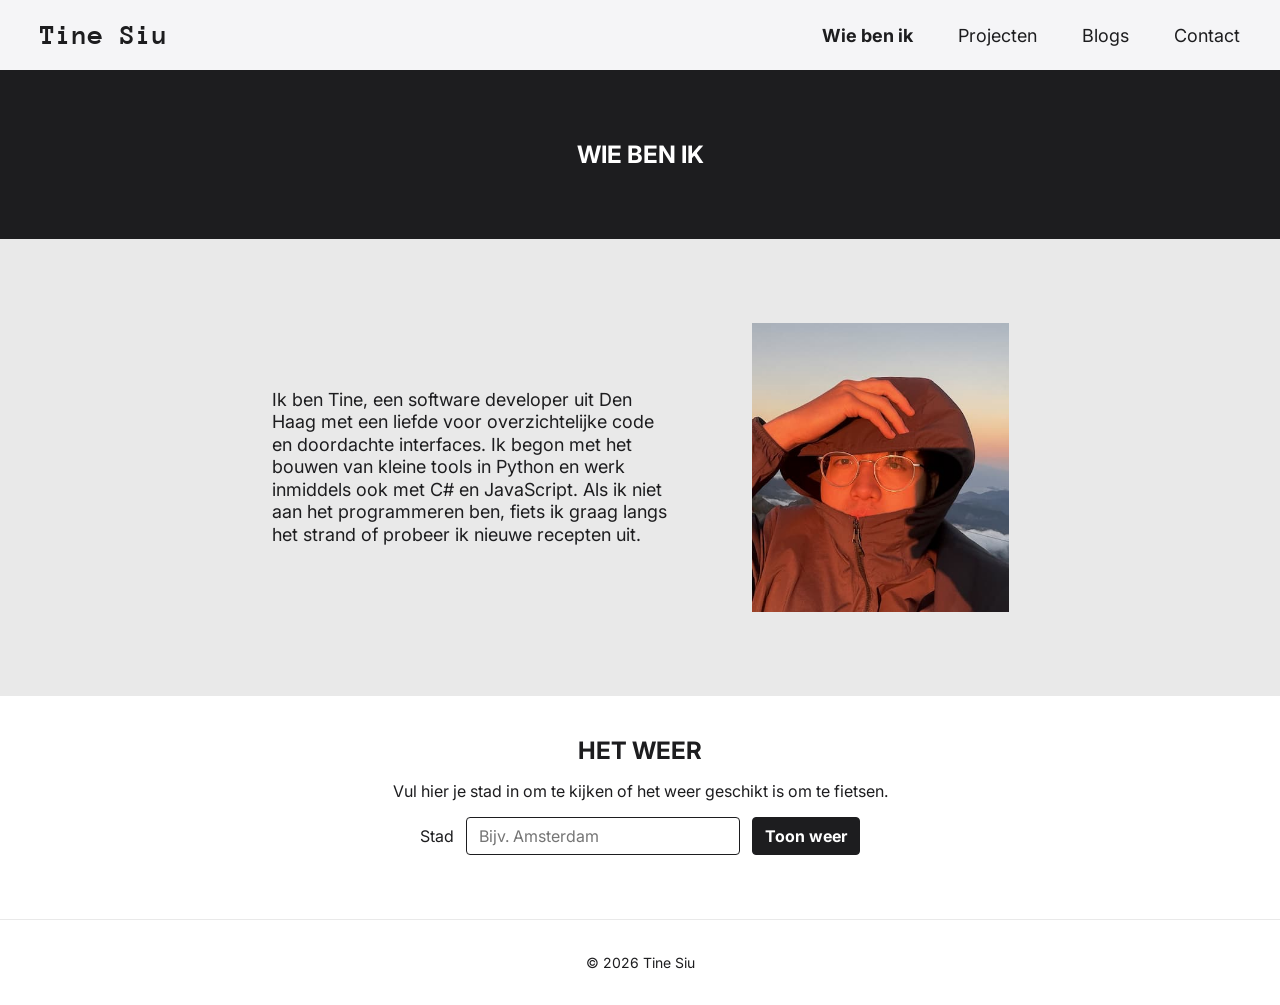
<file: index.html>
<!doctype html>
<html lang="nl">
  <head>
    <meta charset="UTF-8" />
    <meta name="viewport" content="width=device-width, initial-scale=1" />
    <title>Tine Siu | Wie ben ik</title>

    <link rel="preconnect" href="https://fonts.googleapis.com" />
    <link
      href="https://fonts.googleapis.com/css2?family=Anonymous+Pro:wght@700&family=Inter:wght@400;700&display=swap"
      rel="stylesheet"
    />
    <link rel="stylesheet" href="css/style.css" />
    <link rel="stylesheet" href="css/over-mij.css" />
    <link rel="stylesheet" href="css/weer.css" />
    <script src="js/weer.js" defer></script>
    <link rel="icon" href="assets/favicon.svg" type="image/svg+xml" />
  </head>

  <body>
    <header>
      <a href="index.html" class="logo">Tine Siu</a>

      <nav class="nav-bar" aria-label="Hoofdmenu">
        <ul>
          <li><a href="index.html" aria-current="page">Wie ben ik</a></li>
          <li><a href="projecten.html">Projecten</a></li>
          <li><a href="blogs.html">Blogs</a></li>
          <li><a href="contact.html">Contact</a></li>
        </ul>
      </nav>
    </header>

    <main>
      <section class="hero">
        <h1>Wie ben ik</h1>
      </section>
      <section class="about" aria-label="Over mij">
        <div class="container about__inner">
          <p class="about__text">
            Ik ben Tine, een software developer uit Den Haag met een liefde voor
            overzichtelijke code en doordachte interfaces. Ik begon met het
            bouwen van kleine tools in Python en werk inmiddels ook met C# en
            JavaScript. Als ik niet aan het programmeren ben, fiets ik graag
            langs het strand of probeer ik nieuwe recepten uit.
          </p>

          <img
            class="about__photo"
            src="assets/profielfoto.jpg"
            alt="Foto van Tine Siu"
            width="257"
            height="289"
          />
        </div>
      </section>

      <section class="section weer" aria-labelledby="weer-titel">
        <div class="container">
          <h2 id="weer-titel">Het weer</h2>
          <p class="weer__text">
            Vul hier je stad in om te kijken of het weer geschikt is om te
            fietsen.
          </p>
          <form class="weer__zoek" id="weer-formulier">
            <label for="stad">Stad</label>
            <input
              type="text"
              id="stad"
              name="stad"
              placeholder="Bijv. Amsterdam"
              autocomplete="address-level2"
              aria-describedby="stad-fout"
            />
            <button type="submit">Toon weer</button>
          </form>
          <p class="foutmelding" id="stad-fout"></p>
          <p id="weer-status" role="status"></p>
          <div class="weer__info" id="weer-info"></div>
        </div>
      </section>
    </main>

    <footer>
      <p>© 2026 Tine Siu</p>
    </footer>
  </body>
</html>
</file>
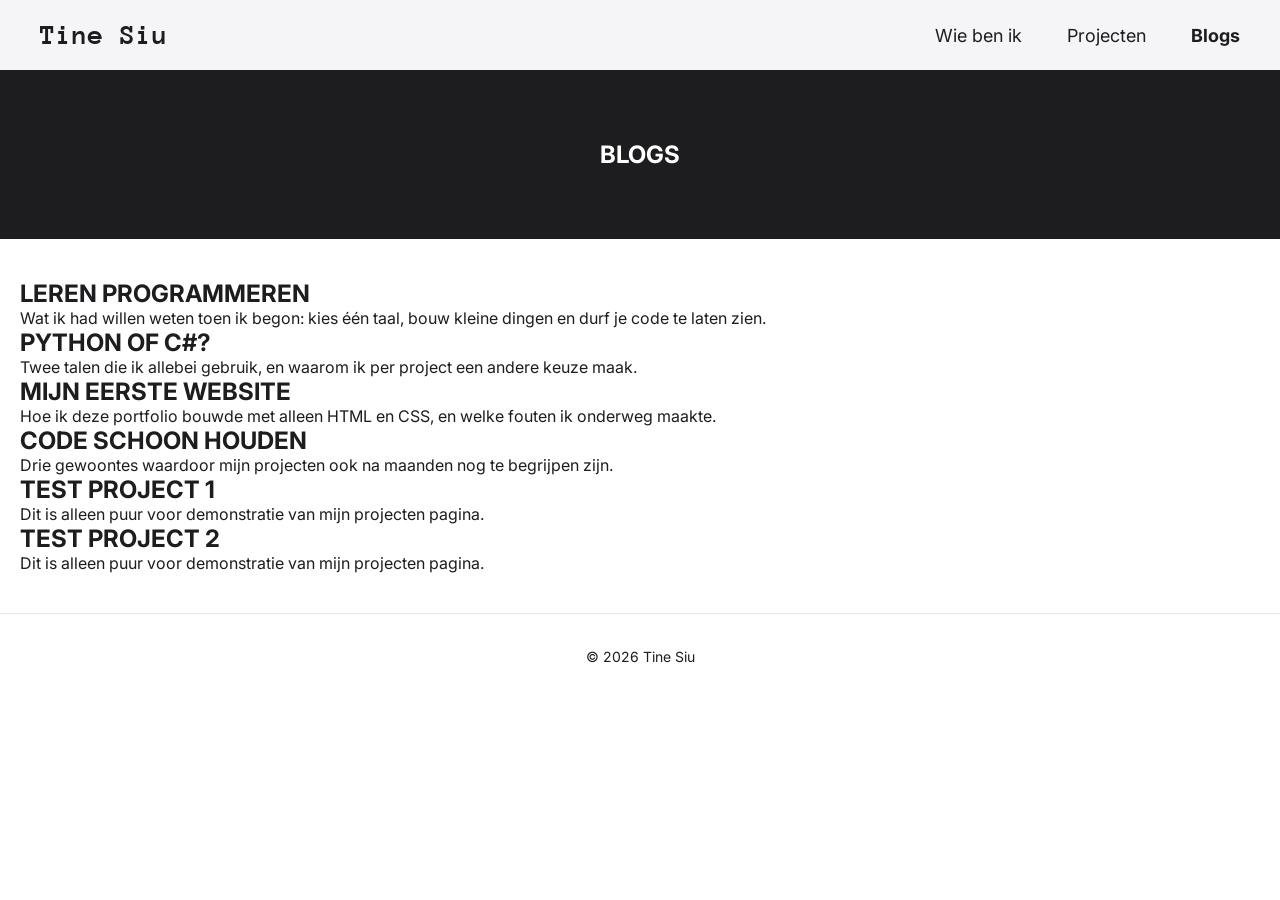
<file: blogs.html>
<!doctype html>
<html lang="nl">
  <head>
    <meta charset="UTF-8" />
    <meta name="viewport" content="width=device-width, initial-scale=1" />
    <title>Tine Siu | Blogs</title>

    <link rel="preconnect" href="https://fonts.googleapis.com" />
    <link
      href="https://fonts.googleapis.com/css2?family=Anonymous+Pro:wght@700&family=Inter:wght@400;700&display=swap"
      rel="stylesheet"
    />
    <link rel="stylesheet" href="css/style.css" />
  </head>
  <body>
    <header>
      <a href="index.html" class="logo">Tine Siu</a>

      <nav class="nav-bar" aria-label="Hoofdmenu">
        <ul>
          <li><a href="index.html">Wie ben ik</a></li>
          <li><a href="projecten.html">Projecten</a></li>
          <li><a href="blogs.html" aria-current="page">Blogs</a></li>
        </ul>
      </nav>
    </header>

    <main>
      <section class="hero">
        <h1>Blogs</h1>
      </section>

      <section class="section section--gray" aria-label="Blogoverzicht">
        <div class="container card-grid">
          <article class="card">
            <h2>Leren programmeren</h2>
            <p>
              Wat ik had willen weten toen ik begon: kies één taal, bouw kleine
              dingen en durf je code te laten zien.
            </p>
          </article>

          <article class="card card--dark">
            <h2>Python of C#?</h2>
            <p>
              Twee talen die ik allebei gebruik, en waarom ik per project een
              andere keuze maak.
            </p>
          </article>

          <article class="card card--dark">
            <h2>Mijn eerste website</h2>
            <p>
              Hoe ik deze portfolio bouwde met alleen HTML en CSS, en welke
              fouten ik onderweg maakte.
            </p>
          </article>

          <article class="card card--white">
            <h2>Code schoon houden</h2>
            <p>
              Drie gewoontes waardoor mijn projecten ook na maanden nog te
              begrijpen zijn.
            </p>
          </article>

          <article class="card card--white">
            <h2>Test Project 1</h2>
            <p>
              Dit is alleen puur voor demonstratie van mijn projecten pagina.
            </p>
          </article>

          <article class="card card--dark">
            <h2>Test Project 2</h2>
            <p>
              Dit is alleen puur voor demonstratie van mijn projecten pagina.
            </p>
          </article>
        </div>
      </section>
    </main>

    <footer>
      <p>© 2026 Tine Siu</p>
    </footer>
  </body>
</html>
</file>
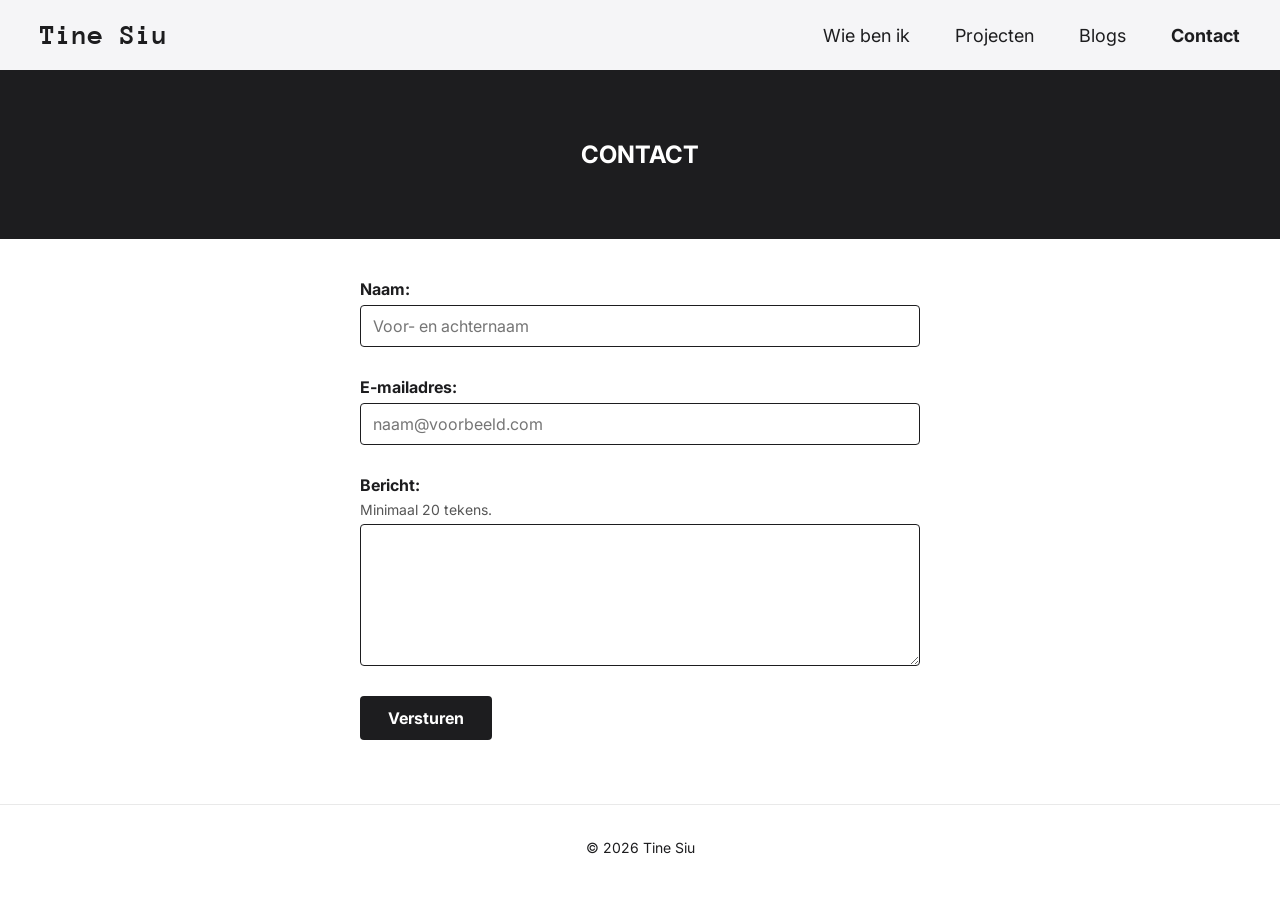
<file: contact.html>
<!doctype html>
<html lang="nl">
  <head>
    <meta charset="UTF-8" />
    <meta name="viewport" content="width=device-width, initial-scale=1" />
    <title>Tine Siu | Contact</title>

    <link rel="preconnect" href="https://fonts.googleapis.com" />
    <link
      href="https://fonts.googleapis.com/css2?family=Anonymous+Pro:wght@700&family=Inter:wght@400;700&display=swap"
      rel="stylesheet"
    />
    <link rel="stylesheet" href="css/style.css" />
    <link rel="stylesheet" href="css/contact.css" />
    <link rel="icon" href="assets/favicon.svg" type="image/svg+xml" />
    <script src="js/contact.js" defer></script>
  </head>

  <body>
    <header>
      <a href="index.html" class="logo">Tine Siu</a>

      <nav class="nav-bar" aria-label="Hoofdmenu">
        <ul>
          <li><a href="index.html">Wie ben ik</a></li>
          <li><a href="projecten.html">Projecten</a></li>
          <li><a href="blogs.html">Blogs</a></li>
          <li><a href="contact.html" aria-current="page">Contact</a></li>
        </ul>
      </nav>
    </header>

    <main>
      <section class="hero">
        <h1>Contact</h1>
      </section>

      <section class="section" aria-label="Contactformulier">
        <form class="container formulier" id="contactformulier" novalidate>
          <div class="veld">
            <label for="naam">Naam: </label>
            <input
              type="text"
              id="naam"
              name="naam"
              autocomplete="name"
              placeholder="Voor- en achternaam"
              required
              aria-describedby="naam-fout"
            />
            <p class="foutmelding" id="naam-fout"></p>
          </div>

          <div class="veld">
            <label for="email">E-mailadres: </label>
            <input
              type="email"
              id="email"
              name="email"
              autocomplete="email"
              placeholder="naam@voorbeeld.com"
              required
              aria-describedby="email-fout"
            />
            <p class="foutmelding" id="email-fout"></p>
          </div>

          <div class="veld">
            <label for="bericht">Bericht: </label>
            <p class="hint" id="bericht-hint">Minimaal 20 tekens.</p>
            <textarea
              id="bericht"
              name="bericht"
              rows="6"
              required
              aria-describedby="bericht-hint bericht-fout"
            ></textarea>
            <p class="foutmelding" id="bericht-fout"></p>
          </div>

          <button type="submit">Versturen</button>

          <p class="bevestiging" id="bevestiging" role="status"></p>
        </form>
      </section>
    </main>

    <footer>
      <p>© 2026 Tine Siu</p>
    </footer>
  </body>
</html>
</file>
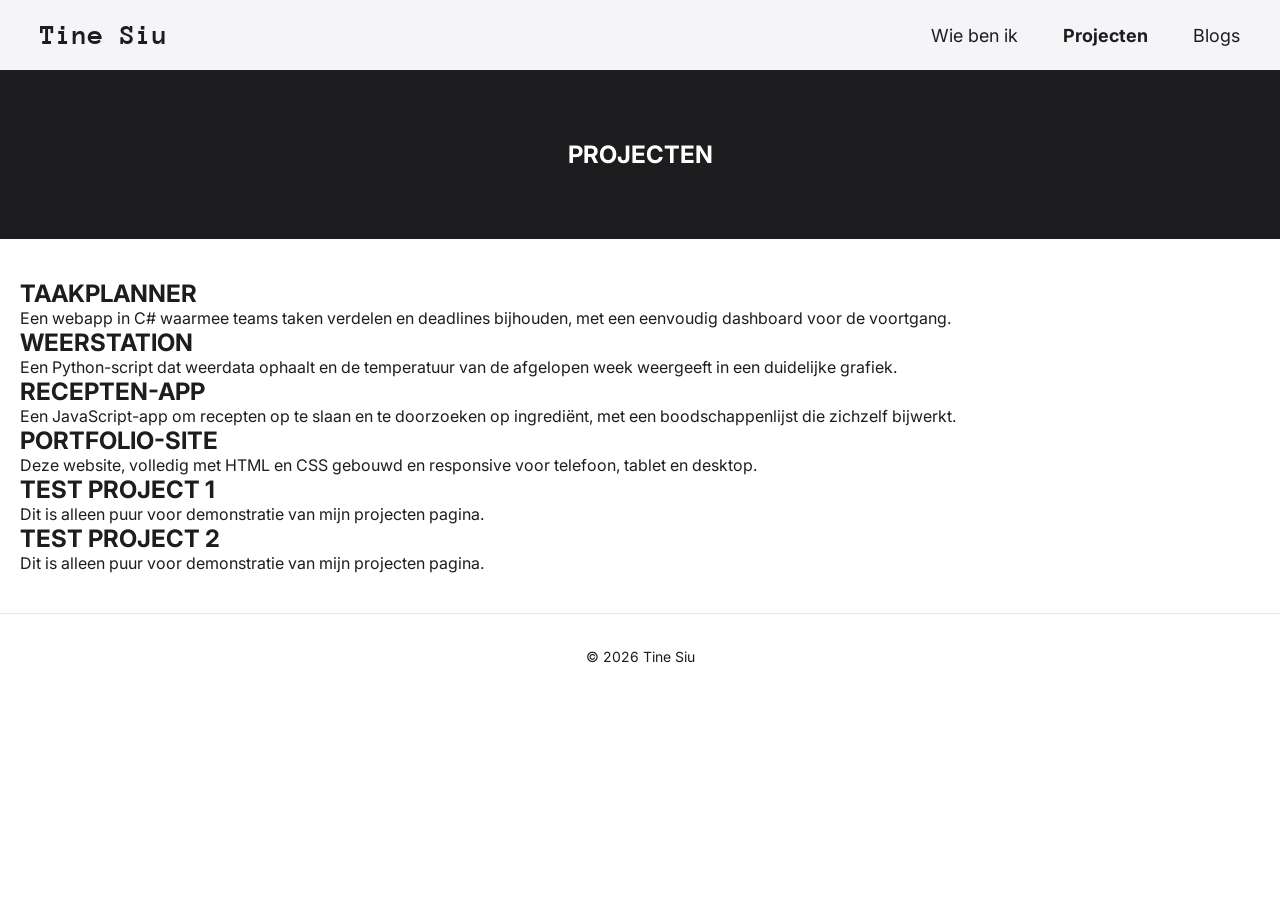
<file: projecten.html>
<!doctype html>
<html lang="nl">
  <head>
    <meta charset="UTF-8" />
    <meta name="viewport" content="width=device-width, initial-scale=1" />
    <title>Tine Siu | Projecten</title>

    <link rel="preconnect" href="https://fonts.googleapis.com" />
    <link
      href="https://fonts.googleapis.com/css2?family=Anonymous+Pro:wght@700&family=Inter:wght@400;700&display=swap"
      rel="stylesheet"
    />
    <link rel="stylesheet" href="css/style.css" />
  </head>
  <body>
    <header>
      <a href="index.html" class="logo">Tine Siu</a>

      <nav class="nav-bar" aria-label="Hoofdmenu">
        <ul>
          <li><a href="index.html">Wie ben ik</a></li>
          <li><a href="projecten.html" aria-current="page">Projecten</a></li>
          <li><a href="blogs.html">Blogs</a></li>
        </ul>
      </nav>
    </header>

    <main>
      <section class="hero hero--dark">
        <h1>Projecten</h1>
      </section>

      <section class="section" aria-label="Projectenoverzicht">
        <div class="container card-grid">
          <article class="card">
            <h2>Taakplanner</h2>
            <p>
              Een webapp in C# waarmee teams taken verdelen en deadlines
              bijhouden, met een eenvoudig dashboard voor de voortgang.
            </p>
          </article>

          <article class="card">
            <h2>Weerstation</h2>
            <p>
              Een Python-script dat weerdata ophaalt en de temperatuur van de
              afgelopen week weergeeft in een duidelijke grafiek.
            </p>
          </article>

          <article class="card">
            <h2>Recepten-app</h2>
            <p>
              Een JavaScript-app om recepten op te slaan en te doorzoeken op
              ingrediënt, met een boodschappenlijst die zichzelf bijwerkt.
            </p>
          </article>

          <article class="card">
            <h2>Portfolio-site</h2>
            <p>
              Deze website, volledig met HTML en CSS gebouwd en responsive voor
              telefoon, tablet en desktop.
            </p>
          </article>

          <article class="card">
            <h2>Test Project 1</h2>
            <p>
              Dit is alleen puur voor demonstratie van mijn projecten pagina.
            </p>
          </article>

          <article class="card">
            <h2>Test Project 2</h2>
            <p>
              Dit is alleen puur voor demonstratie van mijn projecten pagina.
            </p>
          </article>
        </div>
      </section>
    </main>

    <footer>
      <p>© 2026 Tine Siu</p>
    </footer>
  </body>
</html>
</file>
<file: css/style.css>
:root {
  --font-body: "Inter", -apple-system, "Segoe UI", Roboto, sans-serif;
  --color-white: #ffffff;
  --color-light-gray: #f5f5f7;
  --color-gray: #e9e9e9;
  --color-muted: #555555;
  --color-dark: #1d1d1f;
  --color-error: #b00020;
}


* {
  box-sizing: border-box;
}

body {
  margin: 0;
  font-family: var(--font-body);
  color: var(--color-dark);
}

h1,
h2 {
  margin: 0;
  font-size: 1.5rem;
  text-transform: uppercase;
}

p {
  margin: 0;
}

a {
  color: inherit;
  text-decoration: none;
}

a:hover,
a:focus-visible {
  text-decoration: underline;
}

:focus-visible {
  outline: 2px solid var(--color-dark);
  outline-offset: 2px;
}

.container {
  max-width: 1400px;
  margin-inline: auto;
  padding-inline: 20px;
}

.section {
  padding-block: 40px;
}

.foutmelding {
  font-size: 0.875rem;
  color: var(--color-error);
}

header {
  display: flex;
  justify-content: space-between;
  align-items: center;
  padding: 20px 40px;
  background-color: var(--color-light-gray);
}

.logo {
  font-family: "Anonymous Pro", ui-monospace, Menlo, monospace;
  font-weight: 700;
  font-size: 1.8rem;
}

.nav-bar {
  font-size: 1.125rem;
}

.nav-bar ul {
  display: flex;
  gap: 45px;
  margin: 0;
  padding: 0;
  list-style: none;
}

.nav-bar a[aria-current="page"] {
  font-weight: 700;
}

.hero {
  padding-block: 70px;
  text-align: center;
  background-color: var(--color-dark);
  color: var(--color-white);
}

body > footer {
  padding: 34px 20px;
  border-top: 1px solid var(--color-gray);
  text-align: center;
  font-size: 0.875rem;
}

/* Mobiel */

@media (max-width: 768px) {
  header {
    flex-direction: column;
    gap: 12px;
    padding: 16px 20px;
  }

  .logo {
    font-size: 1.4rem;
  }

  .nav-bar {
    font-size: 1rem;
  }

  .nav-bar ul {
    flex-wrap: wrap;
    justify-content: center;
    gap: 12px 24px;
  }

  .section {
    padding-block: 24px;
  }

  .hero {
    padding-block: 56px;
  }
}
</file>
<file: css/over-mij.css>
/* Over mij */

.about {
  background-color: var(--color-gray);
  padding-block: 84px;
}

.about__inner {
  display: flex;
  align-items: center;
  justify-content: center;
  gap: 80px;
}

.about__text {
  flex: 0 1 400px;
  font-size: 1.125rem;
  line-height: 1.25;
}

.about__photo {
  flex: 0 0 257px;
  height: auto;
  aspect-ratio: 8 / 9;
  object-fit: cover;
}

/* Mobiel */

@media (max-width: 768px) {
  .about {
    padding-block: 40px;
  }

  .about__inner {
    flex-direction: column-reverse;
    gap: 32px;
  }

  .about__text,
  .about__photo {
    flex: none;
    width: 100%;
  }

  .about__photo {
    max-width: 257px;
    margin-inline: auto;
  }
}
</file>
<file: css/weer.css>
/* Weerblok */

.weer {
  text-align: center;
}

.weer h2 {
  margin-bottom: 16px;
}

.weer__text {
  margin-bottom: 16px;
}

/* Zoekformulier */

.weer__zoek {
  display: flex;
  flex-wrap: wrap;
  justify-content: center;
  align-items: center;
  gap: 12px;
  margin-bottom: 24px;
}

.weer__zoek input,
.weer__zoek button {
  padding: 8px 12px;
  border: 1px solid var(--color-dark);
  border-radius: 4px;
  font: inherit;
}

.weer__zoek button {
  font-weight: 700;
  background-color: var(--color-dark);
  color: var(--color-white);
  cursor: pointer;
}

.weer__zoek input[aria-invalid="true"] {
  border: 2px solid var(--color-error);
}

.weer .foutmelding {
  margin-bottom: 16px;
}

.weer .foutmelding:empty {
  margin-bottom: 0;
}

/* Weerbericht */

.weer__info {
  display: flex;
  flex-direction: column;
  align-items: center;
  gap: 4px;
}

.weer__stad {
  font-weight: 700;
}

.weer__temperatuur {
  font-size: 2.5rem;
  font-weight: 700;
}

.weer__tijd {
  font-size: 0.875rem;
  color: var(--color-muted);
}
</file>
<file: css/contact.css>
/* Formulier */

.formulier {
  display: flex;
  flex-direction: column;
  gap: 24px;
  max-width: 600px;
}

.veld {
  display: flex;
  flex-direction: column;
  gap: 6px;
}

.veld label {
  font-weight: 700;
}

.veld input,
.veld textarea {
  padding: 10px 12px;
  border: 1px solid var(--color-dark);
  border-radius: 4px;
  font: inherit;
}

/* Meldingen */

.hint {
  font-size: 0.875rem;
  color: var(--color-muted);
}

.veld [aria-invalid="true"] {
  border: 2px solid var(--color-error);
}

.bevestiging {
  font-weight: 700;
}

/* Knop */

.formulier button {
  align-self: flex-start;
  padding: 12px 28px;
  border: none;
  border-radius: 4px;
  font: inherit;
  font-weight: 700;
  background-color: var(--color-dark);
  color: var(--color-white);
  cursor: pointer;
}

.formulier button:hover {
  outline: 2px solid var(--color-dark);
  outline-offset: 2px;
}
</file>
